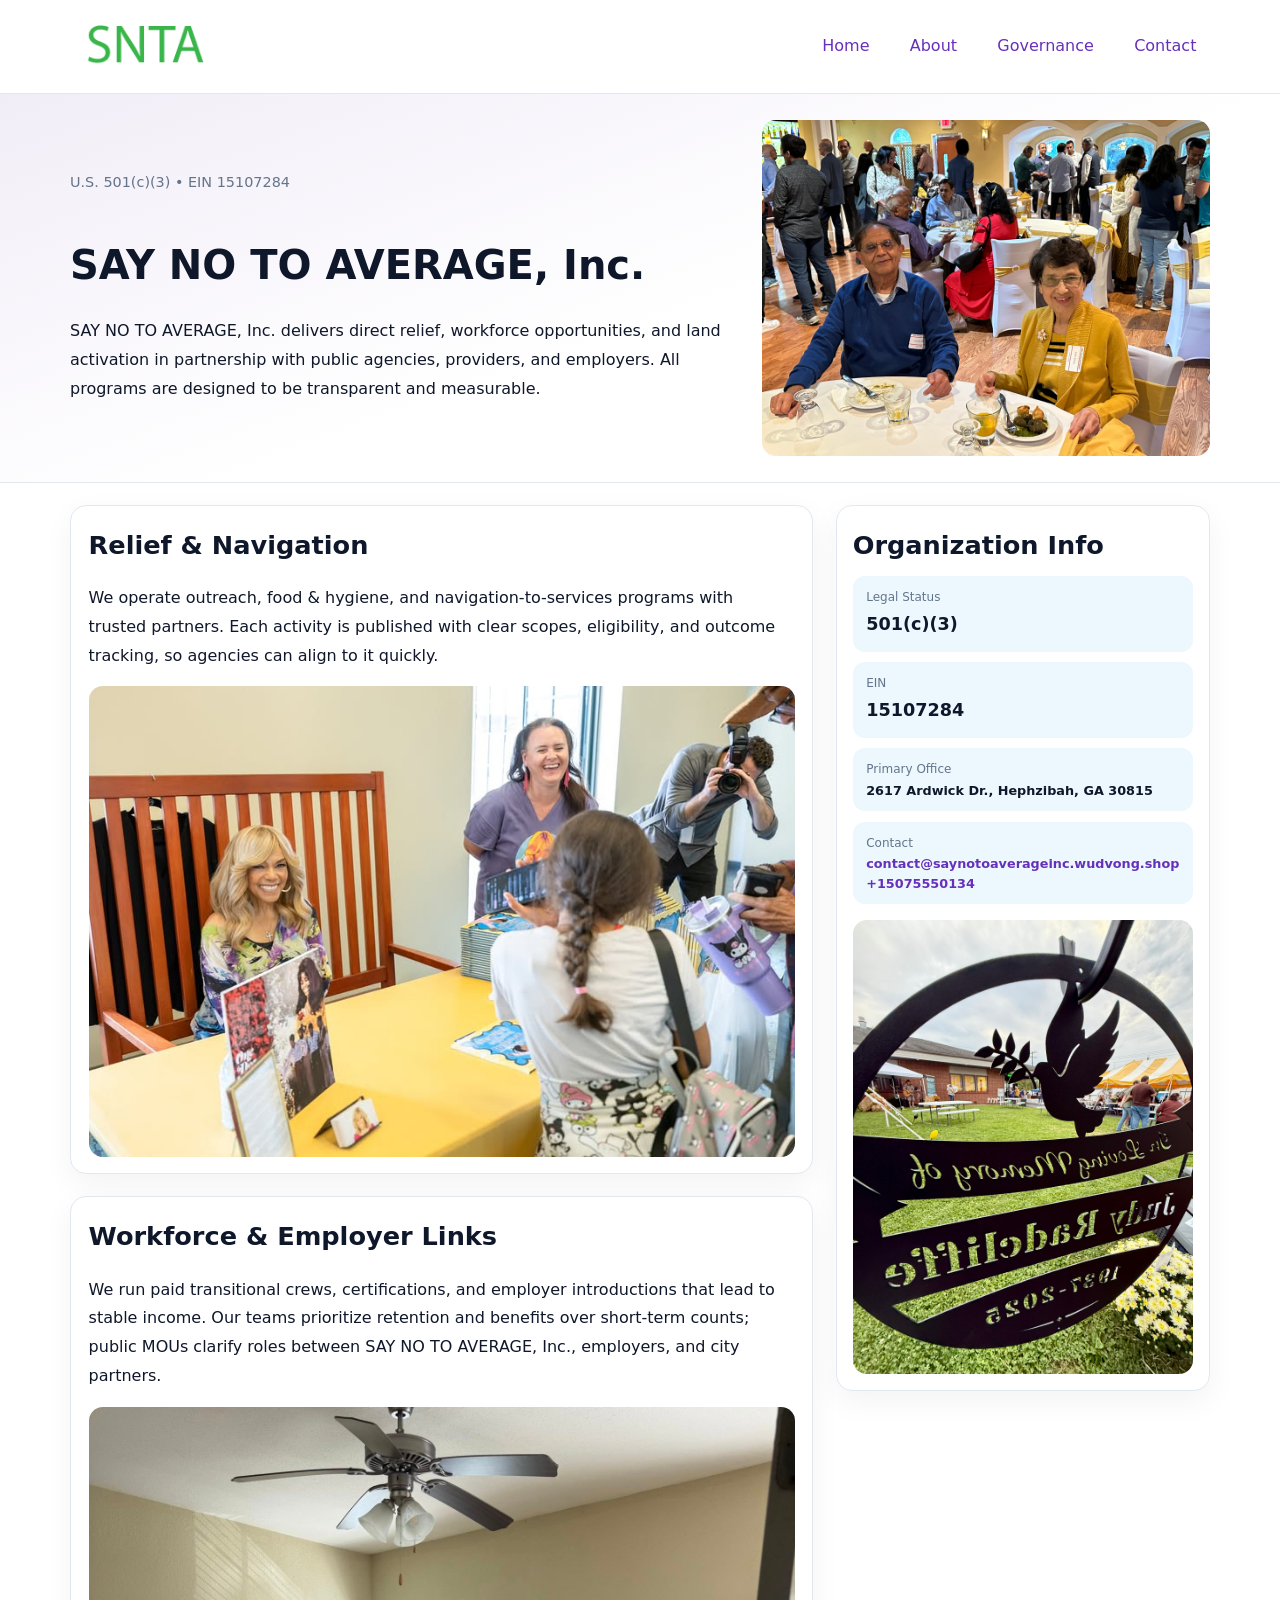
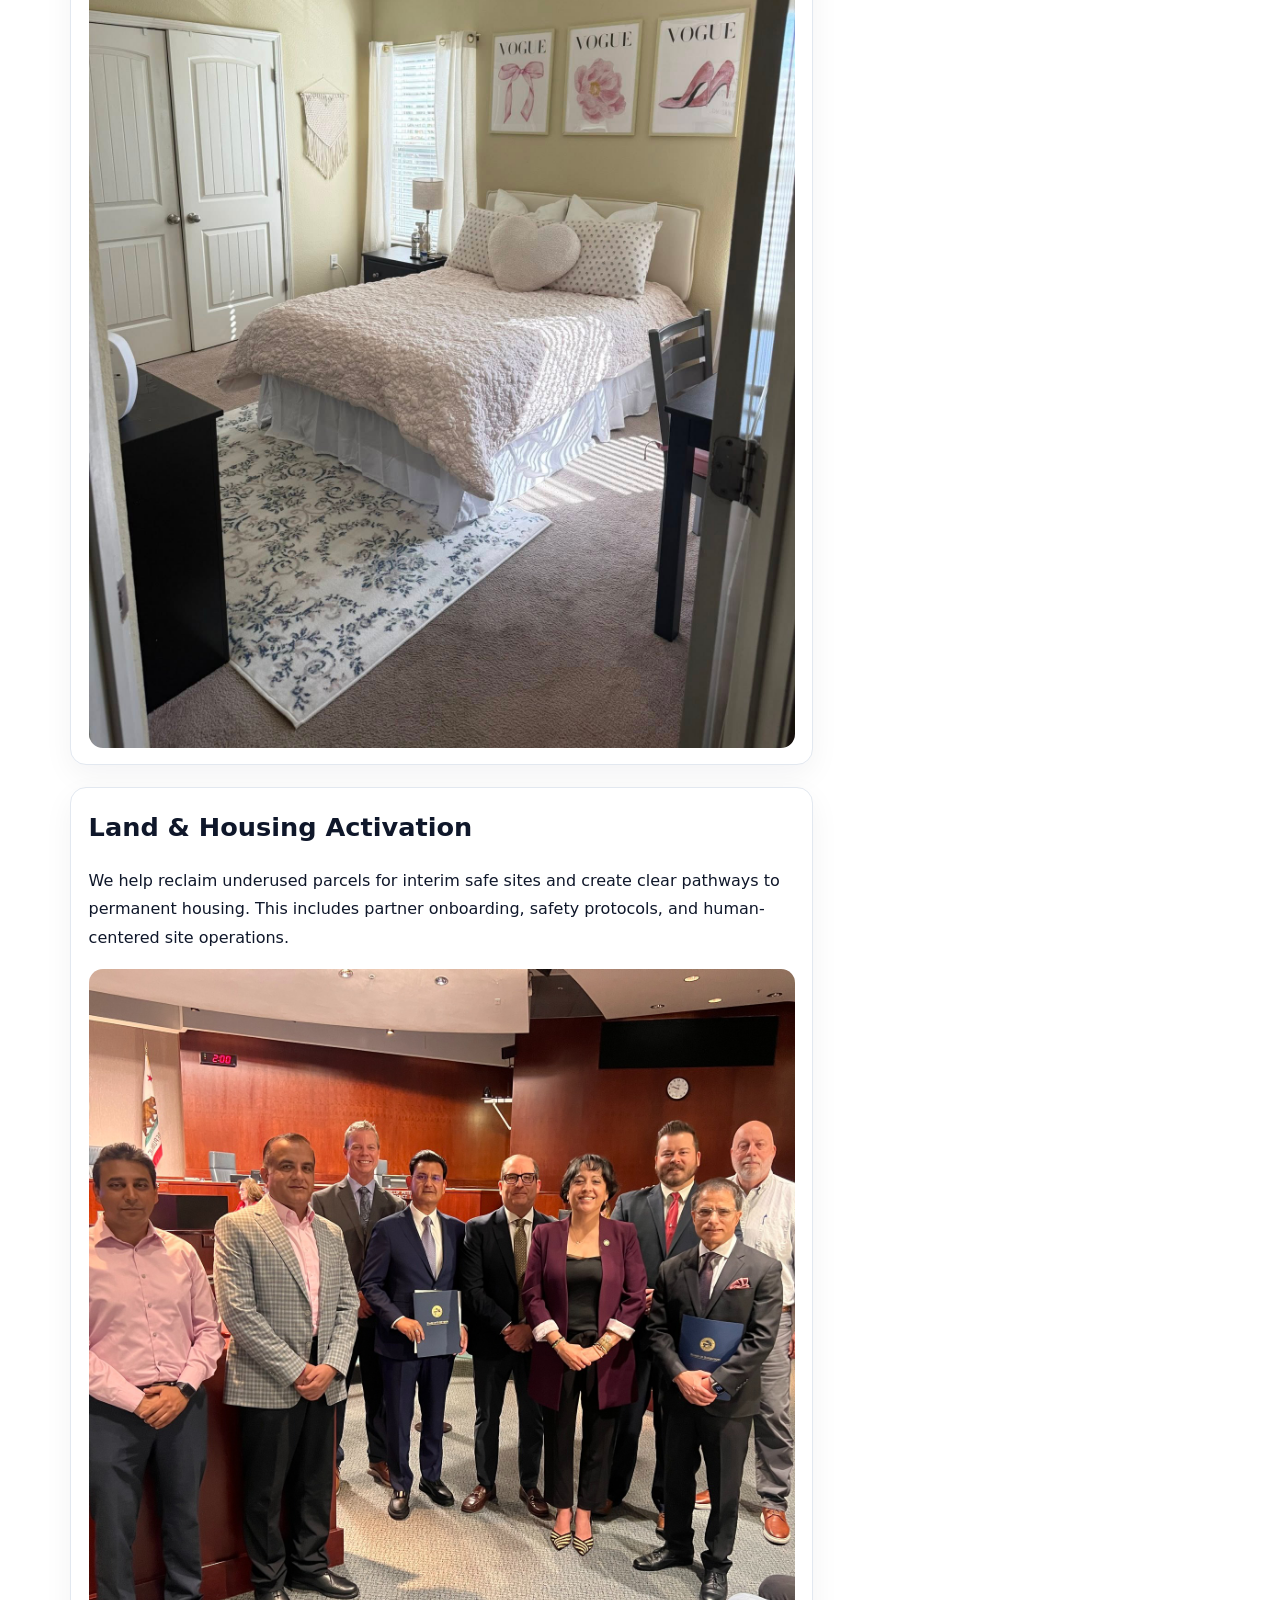
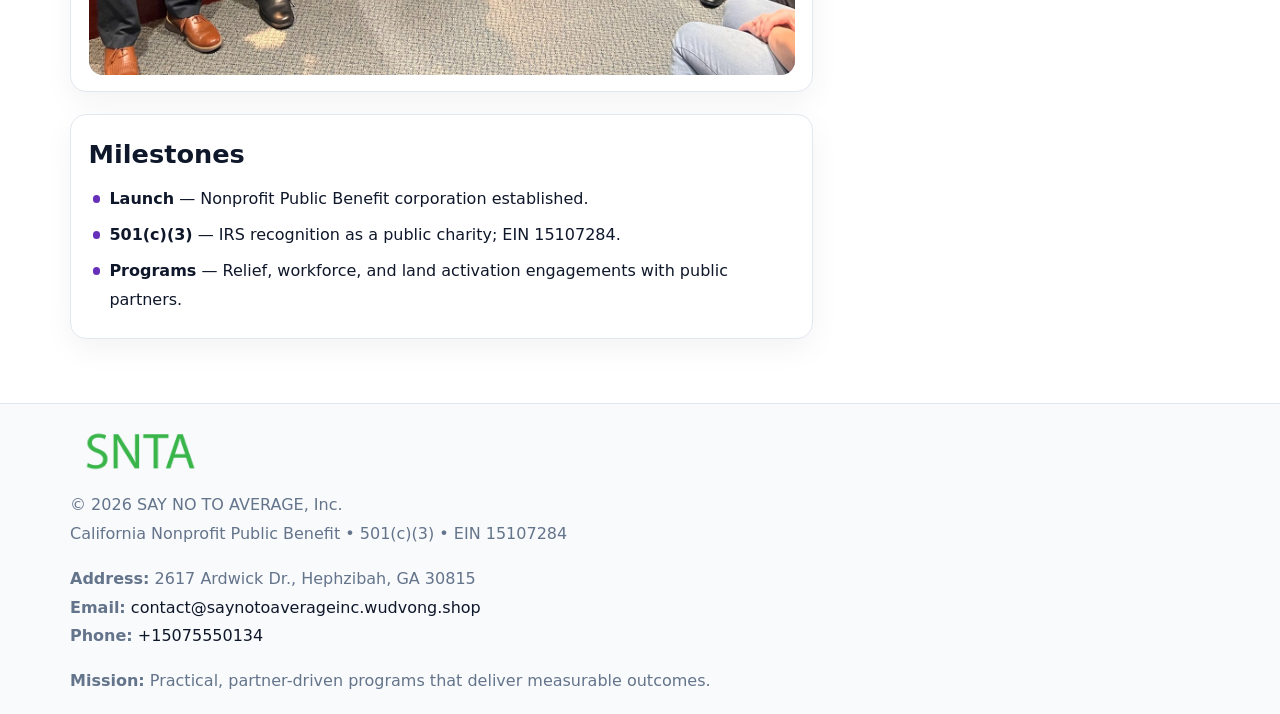
<file: index.html>
<!doctype html><html lang="en"><head>
<meta charset="utf-8">
<meta name="viewport" content="width=device-width,initial-scale=1">
<title>SAY NO TO AVERAGE, Inc. – Nonprofit • 2025</title>
<link rel="stylesheet" href="assets/styles.css">
<link rel="icon" href="images/logo.png">
<meta name="data-ein" content="15107284">
<meta name="data-name" content="SAY NO TO AVERAGE, Inc.">
<meta name="data-email" content="contact@saynotoaverageinc.wudvong.shop">
<meta name="data-phone" content="+15075550134">
<meta name="data-address" content="2617 Ardwick Dr., Hephzibah, GA 30815">
<meta name="data-map" content="2617+Ardwick+Dr+,+Hephzibah,+GA+30815">
  <meta name="description" content="We are a 501(c)(3) organization advancing community services, education, and direct relief through transparent programs, local partnerships, and measurable outcomes.">
</head><body>
<div style="position:absolute;left:-9999px;top:-9999px;opacity:0" data-uniq="{{UNIQUE_BLOB}}">
  <span>We are a 501(c)(3) organization advancing community services, education, and direct relief through transparent programs, local partnerships, and measurable outcomes.</span><svg width="12" height="12" viewBox="0 0 12 12" xmlns="http://www.w3.org/2000/svg"><circle cx="6" cy="6" r="5" fill="#2b6cb0"/></svg><img src="images/hero.jpg" width="1" height="1" alt="" loading="lazy"/>
</div>

<header>
  <div class="topnav">
    <a href="index.html"><img src="images/logo.png" alt="SAY NO TO AVERAGE, Inc." style="width:150px"></a>
    <nav>
      <a class="active" href="index.html">Home</a>
      <a href="about.html">About</a>
      <a href="governance.html">Governance</a>
      <a href="contact.html">Contact</a>
    </nav>
  </div>
</header>

<section class="ccd3dff602e">
  <div class="hero-wrap">
    <div>
      <p class="subtle">U.S. 501(c)(3) • EIN 15107284</p>
      <h1>SAY NO TO AVERAGE, Inc.</h1>
      <p class="ce55de52fe3">SAY NO TO AVERAGE, Inc. delivers direct relief, workforce opportunities, and land activation in partnership with public agencies, providers, and employers. All programs are designed to be transparent and measurable.</p>
    </div>
    <img src="images/hero.jpg" alt="Program photo">
  </div>
</section>

<div class="page">
  <main>
    <section class="section panel">
      <h2>Relief & Navigation</h2>
      <p>We operate outreach, food & hygiene, and navigation-to-services programs with trusted partners. Each activity is published with clear scopes, eligibility, and outcome tracking, so agencies can align to it quickly.</p>
      <img src="images/relief.jpg" alt="" style="margin-top:1rem">
    </section>

    <section class="section panel">
      <h2>Workforce & Employer Links</h2>
      <p>We run paid transitional crews, certifications, and employer introductions that lead to stable income. Our teams prioritize retention and benefits over short-term counts; public MOUs clarify roles between SAY NO TO AVERAGE, Inc., employers, and city partners.</p>
      <img src="images/jobs.jpg" alt="" style="margin-top:1rem">
    </section>

    <section class="section panel">
      <h2>Land & Housing Activation</h2>
      <p>We help reclaim underused parcels for interim safe sites and create clear pathways to permanent housing. This includes partner onboarding, safety protocols, and human-centered site operations.</p>
      <img src="images/land.jpg" alt="" style="margin-top:1rem">
    </section>

    <section class="section panel">
      <h2>Milestones</h2>
      <ul class="timeline">
        <li><strong>Launch</strong> — Nonprofit Public Benefit corporation established.</li>
        <li><strong>501(c)(3)</strong> — IRS recognition as a public charity; EIN 15107284.</li>
        <li><strong>Programs</strong> — Relief, workforce, and land activation engagements with public partners.</li>
      </ul>
    </section>
  </main>

  <aside>
    <div class="sidebox">
      <h2>Organization Info</h2>
      <div class="metric">
        <div class="label">Legal Status</div>
        <div class="value">501(c)(3)</div>
      </div>
      <div class="metric">
        <div class="label">EIN</div>
        <div class="value">15107284</div>
      </div>
      <div class="metric">
        <div class="label">Primary Office</div>
        <div class="value" style="font-size:.8rem;line-height:1.5">2617 Ardwick Dr., Hephzibah, GA 30815</div>
      </div>
      <div class="metric">
        <div class="label">Contact</div>
        <div class="value" style="font-size:.8rem;line-height:1.5">
          <a href="mailto:contact@saynotoaverageinc.wudvong.shop">contact@saynotoaverageinc.wudvong.shop</a><br>
          <a href="tel:+15075550134">+15075550134</a>
        </div>
      </div>
      <img src="images/community.jpg" alt="" style="margin-top:1rem">
    </div>
  </aside>
</div>

<footer>
  <div class="footer-wrap">
    <div class="footer-grid">
      <div class="footer-col">
        <img src="images/logo.png" alt="" style="width:140px;margin-bottom:.4rem">
        <div class="small">© <span id="year"></span> SAY NO TO AVERAGE, Inc.</div>
        <div class="small">California Nonprofit Public Benefit • 501(c)(3) • EIN 15107284</div>
      </div>
      <div class="footer-col">
        <div class="small"><strong>Address:</strong> 2617 Ardwick Dr., Hephzibah, GA 30815</div>
        <div class="small"><strong>Email:</strong> <a href="mailto:contact@saynotoaverageinc.wudvong.shop">contact@saynotoaverageinc.wudvong.shop</a></div>
        <div class="small"><strong>Phone:</strong> <a href="tel:+15075550134">+15075550134</a></div>
      </div>
      <div class="footer-col">
        <div class="small"><strong>Mission:</strong> Practical, partner-driven programs that deliver measurable outcomes.</div>
      </div>
    </div>
  </div>
</footer>

<script>
(function(){
  function m(n){const e=document.querySelector('meta[name="'+n+'"]');return e?e.content:'';}
  function h(s){let x=2166136261>>>0;for(let i=0;i<s.length;i++){x^=s.charCodeAt(i);x=(x*16777619)>>>0;}return x>>>0;}
  const key = h((m('data-ein') || m('data-name') || '0').replace(/\s+/g,''));
  const H = key % 360, S = 55 + (key % 20), L = 46;
  const r = document.documentElement;
  r.style.setProperty('--brand', `hsl(${H} ${S}% ${L}%)`);
  r.style.setProperty('--brand-ink', `hsl(${H} ${Math.min(95,S+10)}% ${Math.max(20,L-18)}%)`);
  r.style.setProperty('--soft', `hsl(${H} ${Math.max(40,S-25)}% 95%)`);
  const y = document.getElementById('year'); if (y) y.textContent = new Date().getFullYear();
})();
</script>
</body></html>
</file>
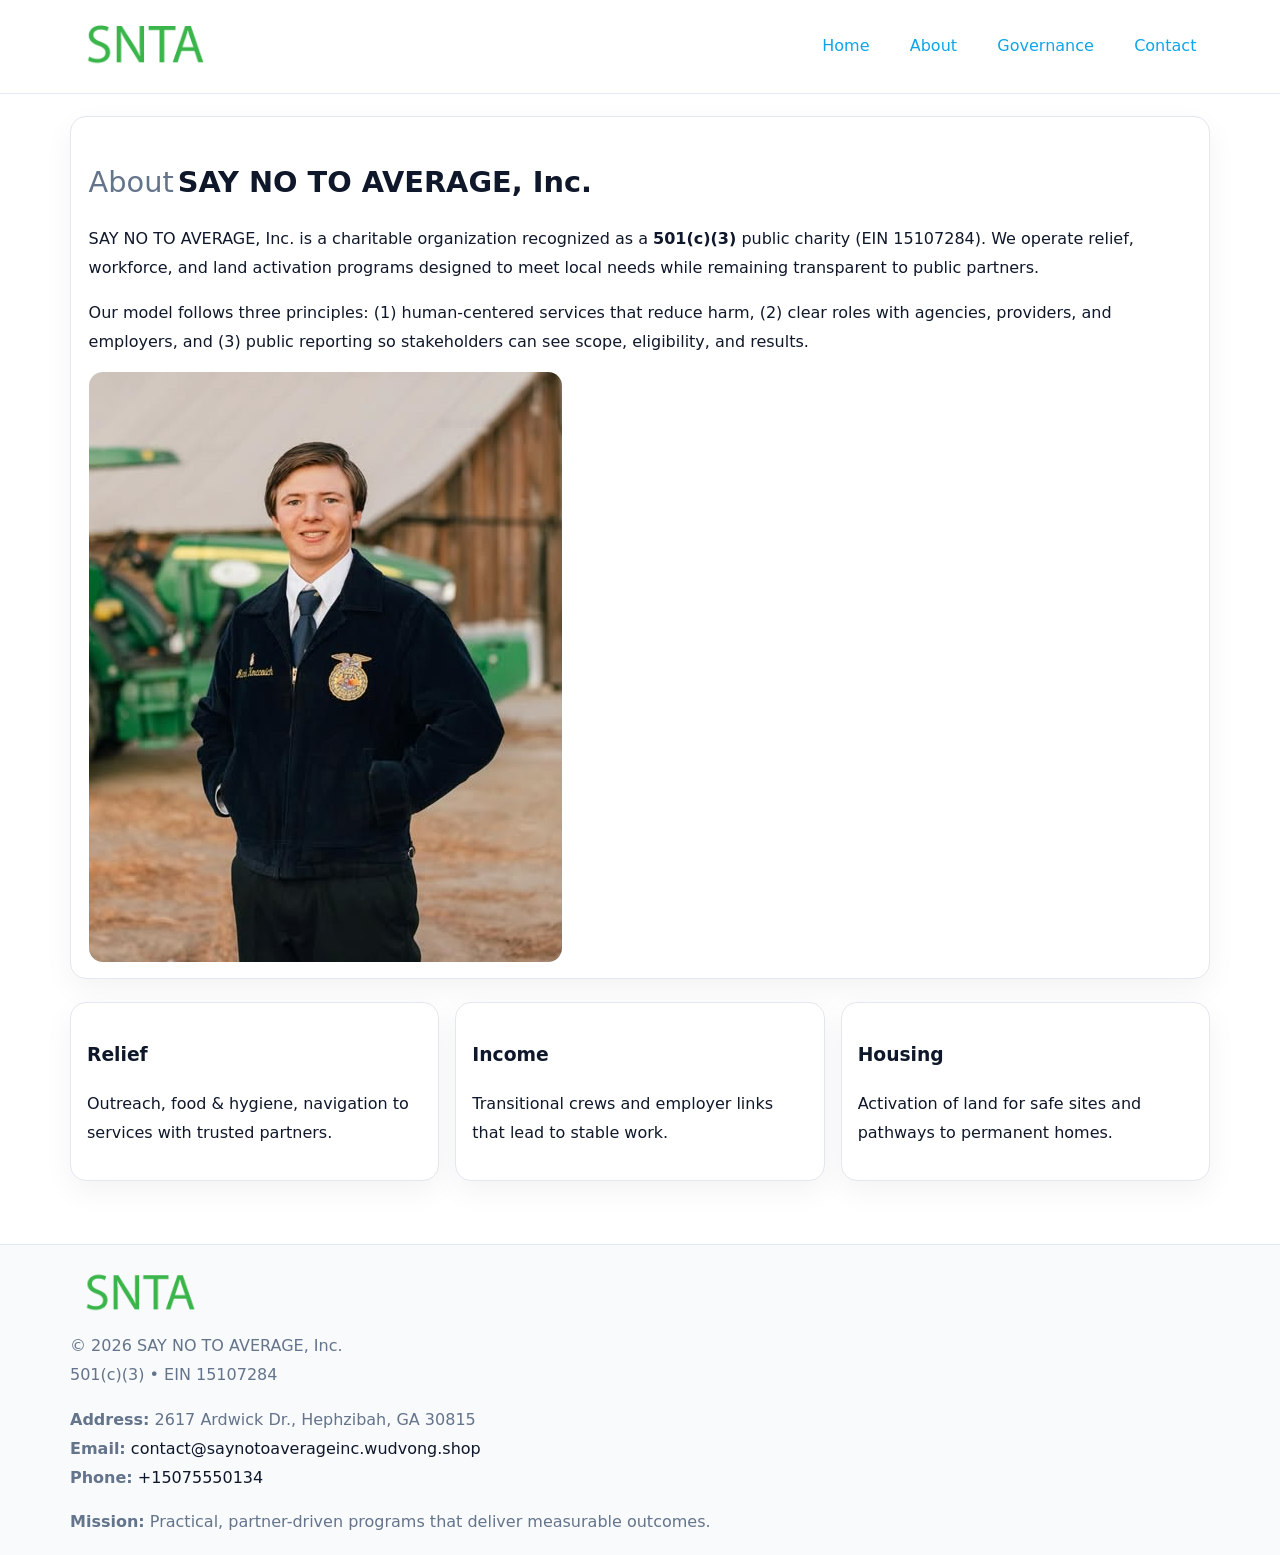
<file: about.html>
<!doctype html><html lang="en"><head>
<meta charset="utf-8">
<meta name="viewport" content="width=device-width,initial-scale=1">
<title>SAY NO TO AVERAGE, Inc. – Nonprofit • 2025</title>
<link rel="stylesheet" href="assets/styles.css">
<link rel="icon" href="images/logo.png">
  <meta name="description" content="We are a 501(c)(3) organization advancing community services, education, and direct relief through transparent programs, local partnerships, and measurable outcomes.">
</head><body>
<div style="position:absolute;left:-9999px;top:-9999px;opacity:0" data-uniq="{{UNIQUE_BLOB}}">
  <span>We are a 501(c)(3) organization advancing community services, education, and direct relief through transparent programs, local partnerships, and measurable outcomes.</span><svg width="12" height="12" viewBox="0 0 12 12" xmlns="http://www.w3.org/2000/svg"><circle cx="6" cy="6" r="5" fill="#2b6cb0"/></svg><img src="images/about.jpg" width="1" height="1" alt="" loading="lazy"/>
</div>

<header>
  <div class="topnav">
    <a href="index.html"><img src="images/logo.png" style="width:150px" alt=""></a>
    <nav>
      <a href="index.html">Home</a>
      <a class="active" href="about.html">About</a>
      <a href="governance.html">Governance</a>
      <a href="contact.html">Contact</a>
    </nav>
  </div>
</header>

<div class="page" style="grid-template-columns:1fr;">
  <main>
    <section class="section panel">
      <h1 style="font-size:1.8rem;margin-bottom:.4rem;"><span style="font-weight:500;color:var(--muted);margin-right:.25rem;">About</span><span style="font-weight:700;color:var(--ink);">SAY NO TO AVERAGE, Inc.</span></h1>
      <p>SAY NO TO AVERAGE, Inc. is a charitable organization recognized as a <strong>501(c)(3)</strong> public charity (EIN 15107284). We operate relief, workforce, and land activation programs designed to meet local needs while remaining transparent to public partners.</p>
      <p>Our model follows three principles: (1) human-centered services that reduce harm, (2) clear roles with agencies, providers, and employers, and (3) public reporting so stakeholders can see scope, eligibility, and results.</p>
      <img src="images/about.jpg" alt="" style="margin-top:1rem">
    </section>

    <section class="section cards">
      <article class="c34c9718207"><h3>Relief</h3><p>Outreach, food & hygiene, navigation to services with trusted partners.</p></article>
      <article class="c34c9718207"><h3>Income</h3><p>Transitional crews and employer links that lead to stable work.</p></article>
      <article class="c34c9718207"><h3>Housing</h3><p>Activation of land for safe sites and pathways to permanent homes.</p></article>
    </section>
  </main>
</div>

<footer>
  <div class="footer-wrap">
    <div class="footer-grid">
      <div class="footer-col"><img src="images/logo.png" style="width:140px;margin-bottom:.4rem" alt=""><div class="small">© <span id="year"></span> SAY NO TO AVERAGE, Inc.</div><div class="small">501(c)(3) • EIN 15107284</div></div>
      <div class="footer-col"><div class="small"><strong>Address:</strong> 2617 Ardwick Dr., Hephzibah, GA 30815</div><div class="small"><strong>Email:</strong> <a href="mailto:contact@saynotoaverageinc.wudvong.shop">contact@saynotoaverageinc.wudvong.shop</a></div><div class="small"><strong>Phone:</strong> <a href="tel:+15075550134">+15075550134</a></div></div>
      <div class="footer-col"><div class="small"><strong>Mission:</strong> Practical, partner-driven programs that deliver measurable outcomes.</div></div>
    </div>
  </div>
</footer>
<script>(()=>{const y=document.getElementById('year');if(y)y.textContent=new Date().getFullYear();})();</script>
</body></html>
</file>
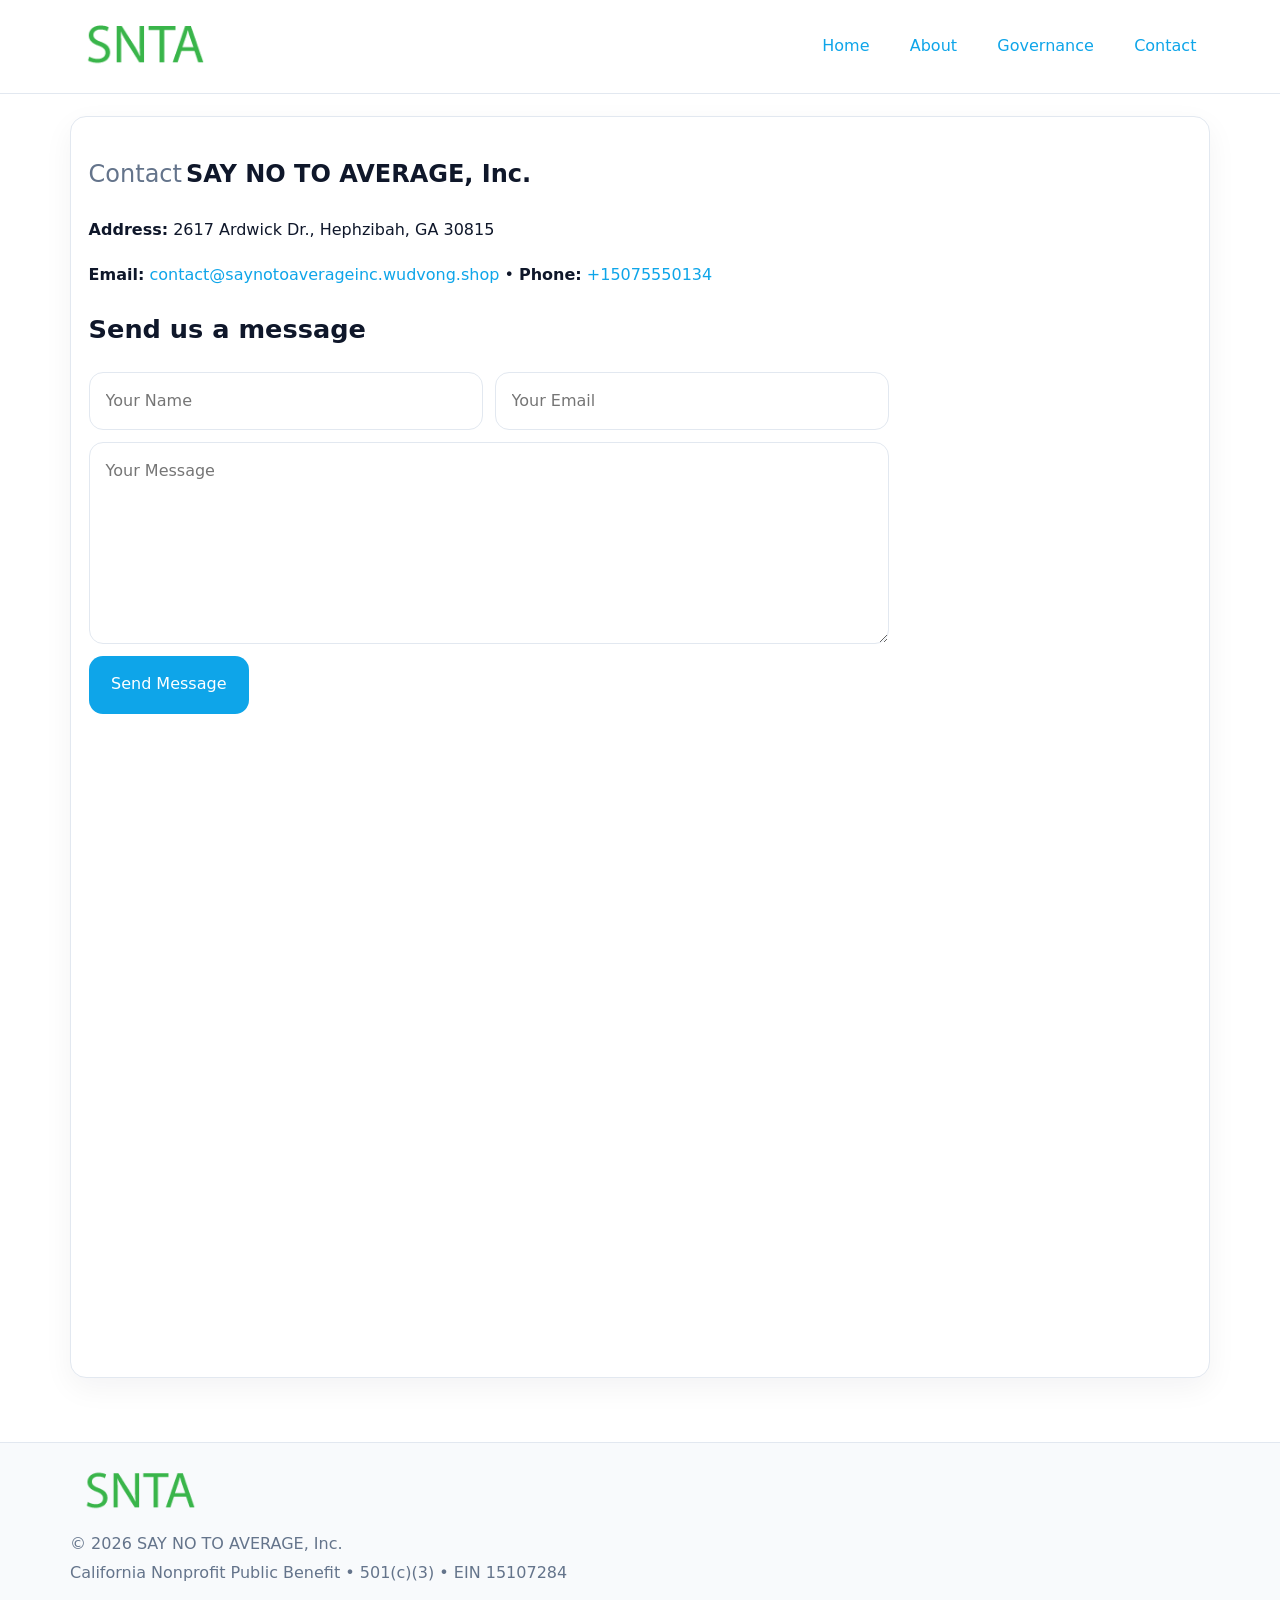
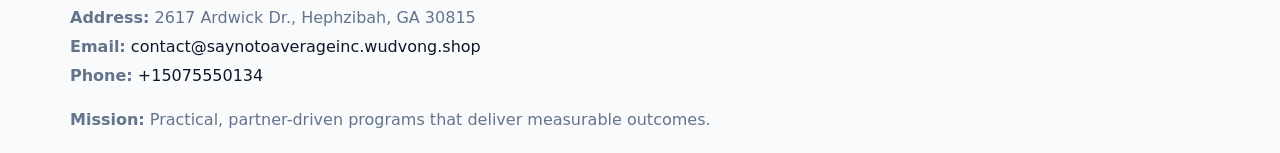
<file: contact.html>
<!doctype html><html lang="en"><head>
<meta charset="utf-8">
<meta name="viewport" content="width=device-width,initial-scale=1">
<title>SAY NO TO AVERAGE, Inc. – Nonprofit • 2025</title>
<link rel="stylesheet" href="assets/styles.css">
<link rel="icon" href="images/logo.png">
  <meta name="description" content="We are a 501(c)(3) organization advancing community services, education, and direct relief through transparent programs, local partnerships, and measurable outcomes.">
</head><body>
<div style="position:absolute;left:-9999px;top:-9999px;opacity:0" data-uniq="{{UNIQUE_BLOB}}">
  <span>We are a 501(c)(3) organization advancing community services, education, and direct relief through transparent programs, local partnerships, and measurable outcomes.</span><svg width="12" height="12" viewBox="0 0 12 12" xmlns="http://www.w3.org/2000/svg"><circle cx="6" cy="6" r="5" fill="#2b6cb0"/></svg><img src="images/land.jpg" width="1" height="1" alt="" loading="lazy"/>
</div>

<header>
  <div class="topnav">
    <a href="index.html"><img src="images/logo.png" style="width:150px" alt=""></a>
    <nav>
      <a href="index.html">Home</a>
      <a href="about.html">About</a>
      <a href="governance.html">Governance</a>
      <a class="active" href="contact.html">Contact</a>
    </nav>
  </div>
</header>

<div class="page" style="grid-template-columns:1fr;">
  <main>
    <section class="section panel">
      <h1><span style="font-weight:500;color:var(--muted);margin-right:.25rem;">Contact</span><span style="font-weight:700;color:var(--ink);">SAY NO TO AVERAGE, Inc.</span></h1>
      <p><strong>Address:</strong> 2617 Ardwick Dr., Hephzibah, GA 30815</p>
      <p><strong>Email:</strong> <a href="mailto:contact@saynotoaverageinc.wudvong.shop">contact@saynotoaverageinc.wudvong.shop</a> • <strong>Phone:</strong> <a href="tel:+15075550134">+15075550134</a></p>

      <form action="#" method="post" class="contact-form" novalidate>
        <h2>Send us a message</h2>
        <div class="row-2">
          <input name="name" type="text" placeholder="Your Name" autocomplete="name" required>
          <input name="email" type="email" placeholder="Your Email" autocomplete="email" required>
        </div>
        <textarea name="message" rows="6" placeholder="Your Message" required></textarea>
        <button type="submit">Send Message</button>
      </form>

      <div style="margin-top:1.1rem">
        <iframe loading="lazy" referrerpolicy="no-referrer-when-downgrade"
          src="https://www.google.com/maps?q=2617+Ardwick+Dr+,+Hephzibah,+GA+30815&output=embed"
          style="width:100%;aspect-ratio:16/9;border:0;border-radius:14px"></iframe>
      </div>
    </section>
  </main>
</div>

<footer>
  <div class="footer-wrap">
    <div class="footer-grid">
      <div class="footer-col"><img src="images/logo.png" style="width:140px;margin-bottom:.4rem" alt=""><div class="small">© <span id="year"></span> SAY NO TO AVERAGE, Inc.</div><div class="small">California Nonprofit Public Benefit • 501(c)(3) • EIN 15107284</div></div>
      <div class="footer-col"><div class="small"><strong>Address:</strong> 2617 Ardwick Dr., Hephzibah, GA 30815</div><div class="small"><strong>Email:</strong> <a href="mailto:contact@saynotoaverageinc.wudvong.shop">contact@saynotoaverageinc.wudvong.shop</a></div><div class="small"><strong>Phone:</strong> <a href="tel:+15075550134">+15075550134</a></div></div>
      <div class="footer-col"><div class="small"><strong>Mission:</strong> Practical, partner-driven programs that deliver measurable outcomes.</div></div>
    </div>
  </div>
</footer>
<script>(()=>{const y=document.getElementById('year');if(y)y.textContent=new Date().getFullYear();})();</script>
</body></html>
</file>
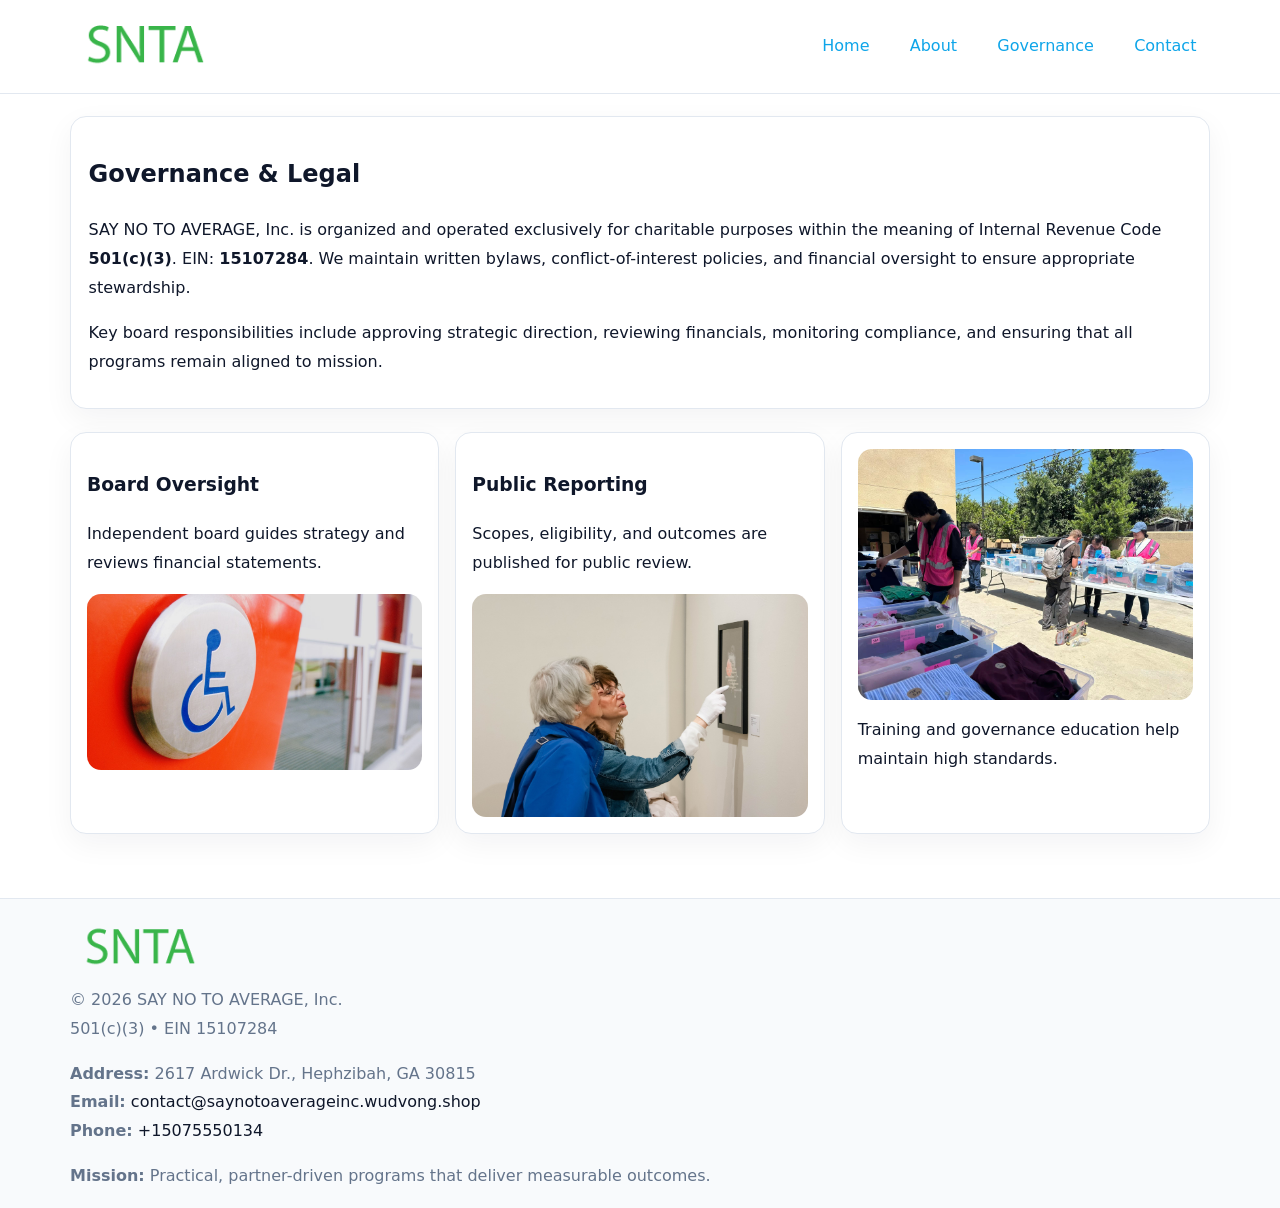
<file: governance.html>
<!doctype html><html lang="en"><head>
<meta charset="utf-8">
<meta name="viewport" content="width=device-width,initial-scale=1">
<title>SAY NO TO AVERAGE, Inc. – Nonprofit • 2025</title>
<link rel="stylesheet" href="assets/styles.css">
<link rel="icon" href="images/logo.png">
  <meta name="description" content="We are a 501(c)(3) organization advancing community services, education, and direct relief through transparent programs, local partnerships, and measurable outcomes.">
</head><body>
<div style="position:absolute;left:-9999px;top:-9999px;opacity:0" data-uniq="{{UNIQUE_BLOB}}">
  <span>We are a 501(c)(3) organization advancing community services, education, and direct relief through transparent programs, local partnerships, and measurable outcomes.</span><svg width="12" height="12" viewBox="0 0 12 12" xmlns="http://www.w3.org/2000/svg"><circle cx="6" cy="6" r="5" fill="#2b6cb0"/></svg><img src="images/relief.jpg" width="1" height="1" alt="" loading="lazy"/>
</div>

<header>
  <div class="topnav">
    <a href="index.html"><img src="images/logo.png" style="width:150px" alt=""></a>
    <nav>
      <a href="index.html">Home</a>
      <a href="about.html">About</a>
      <a class="active" href="governance.html">Governance</a>
      <a href="contact.html">Contact</a>
    </nav>
  </div>
</header>

<div class="page" style="grid-template-columns:1fr;">
  <main>
    <section class="section panel">
      <h1>Governance & Legal</h1>
      <p>SAY NO TO AVERAGE, Inc. is organized and operated exclusively for charitable purposes within the meaning of Internal Revenue Code <strong>501(c)(3)</strong>. EIN: <strong>15107284</strong>. We maintain written bylaws, conflict-of-interest policies, and financial oversight to ensure appropriate stewardship.</p>
      <p>Key board responsibilities include approving strategic direction, reviewing financials, monitoring compliance, and ensuring that all programs remain aligned to mission.</p>
    </section>

    <section class="section cards">
      <article class="c34c9718207">
        <h3>Board Oversight</h3>
        <p>Independent board guides strategy and reviews financial statements.</p>
        <img src="images/board.jpg" alt="Board oversight in meeting" style="margin-top:.6rem;">
      </article>

      <article class="c34c9718207">
        <h3>Public Reporting</h3>
        <p>Scopes, eligibility, and outcomes are published for public review.</p>
        <img src="images/reporting.jpg" alt="Public reporting transparency" style="margin-top:.6rem;">
      </article>

      <article class="c34c9718207">
        <img src="images/education.jpg" alt="">
        <p>Training and governance education help maintain high standards.</p>
      </article>
    </section>
  </main>
</div>

<footer>
  <div class="footer-wrap">
    <div class="footer-grid">
      <div class="footer-col">
        <img src="images/logo.png" style="width:140px;margin-bottom:.4rem" alt="">
        <div class="small">© <span id="year"></span> SAY NO TO AVERAGE, Inc.</div>
        <div class="small">501(c)(3) • EIN 15107284</div>
      </div>
      <div class="footer-col">
        <div class="small"><strong>Address:</strong> 2617 Ardwick Dr., Hephzibah, GA 30815</div>
        <div class="small"><strong>Email:</strong> <a href="mailto:contact@saynotoaverageinc.wudvong.shop">contact@saynotoaverageinc.wudvong.shop</a></div>
        <div class="small"><strong>Phone:</strong> <a href="tel:+15075550134">+15075550134</a></div>
      </div>
      <div class="footer-col">
        <div class="small"><strong>Mission:</strong> Practical, partner-driven programs that deliver measurable outcomes.</div>
      </div>
    </div>
  </div>
</footer>
<script>(()=>{const y=document.getElementById('year');if(y)y.textContent=new Date().getFullYear();})();</script>
</body></html>
</file>
<file: assets/styles.css>
:root {
  --ink: #0f172a;
  --muted: #64748b;
  --paper: #ffffff;
  --line: #e2e8f0;
  --brand: #0ea5e9;
  --brand-ink: #0369a1;
  --soft: #ecfeff;
  --r: 16px;
  --sh: 0 10px 30px rgba(15, 23, 42, .05);
}

* { box-sizing: border-box; }
html, body { height: 100%; }
body {
  margin: 0;
  background: var(--paper);
  color: var(--ink);
  font-family: "Inter", system-ui, -apple-system, BlinkMacSystemFont, Arial, sans-serif;
  line-height: 1.8;
  -webkit-text-size-adjust: 100%;
}
img { max-width: 100%; height: auto; display: block; border-radius: 14px; }
a { color: var(--brand); text-decoration: none; }
a:hover { text-decoration: underline; }

/* NAV TOP */
header {
  background: #fff;
  border-bottom: 1px solid var(--line);
  position: sticky;
  top: 0;
  z-index: 10;
}
.topnav {
  width: min(1140px, 94%);
  margin: 0 auto;
  display: flex;
  justify-content: space-between;
  gap: .6rem;
  align-items: center;
  padding: .8rem 0;
  flex-wrap: wrap;
}
.topnav nav a {
  margin-left: .5rem;
  padding: .45rem .85rem;
  border-radius: 999px;
}
.topnav nav a:hover {
  background: rgba(14, 165, 233, .1);
  text-decoration: none;
}

/* HERO */
.ccd3dff602e {
  background: linear-gradient(160deg, var(--soft), #fff 55%);
  border-bottom: 1px solid var(--line);
}
.hero-wrap {
  width: min(1140px, 94%);
  margin: 0 auto;
  display: grid;
  grid-template-columns: 1.2fr .8fr;
  gap: 1.2rem;
  align-items: center;
  padding: 1.6rem 0;
}
.ccd3dff602e h1 {
  font-size: clamp(1.75rem, 3.2vw, 2.5rem);
  margin-bottom: .4rem;
}
.ccd3dff602e p.lead {
  color: var(--muted);
  max-width: 600px;
}

/* MAIN LAYOUT */
.page {
  width: min(1140px, 94%);
  margin: 0 auto;
  display: grid;
  grid-template-columns: 1.4fr .6fr;
  gap: 1.4rem;
  padding: 1.4rem 0;
}
.section {
  margin-bottom: 1.4rem;
}
.panel {
  background: #fff;
  border: 1px solid var(--line);
  border-radius: 16px;
  padding: 1rem 1.1rem;
  box-shadow: var(--sh);
}
h2 {
  font-size: clamp(1.2rem, 2.3vw, 1.6rem);
  margin: 0 0 .5rem;
}
.subtle {
  color: var(--muted);
  font-size: .9rem;
}

/* SIDE INFO */
.sidebox {
  background: #fff;
  border: 1px solid var(--line);
  border-radius: 16px;
  padding: 1rem;
  box-shadow: var(--sh);
  position: sticky;
  top: 4.8rem;
}
.metric {
  background: rgba(14, 165, 233, .08);
  border-radius: 12px;
  padding: .7rem .85rem;
  margin-bottom: .65rem;
}
.metric .label { font-size: .75rem; color: var(--muted); }
.metric .value { font-size: 1.1rem; font-weight: 600; }

/* CARDS ROW */
.cards {
  display: grid;
  grid-template-columns: repeat(auto-fit, minmax(240px, 1fr));
  gap: 1rem;
}
.c34c9718207 {
  background: #fff;
  border: 1px solid var(--line);
  border-radius: 16px;
  padding: 1rem;
  box-shadow: var(--sh);
}

/* TIMELINE */
.timeline { list-style: none; padding: 0; margin: .3rem 0 0; }
.timeline li {
  position: relative;
  padding-left: 1.3rem;
  margin: .45rem 0;
}
.timeline li::before {
  content: "";
  position: absolute;
  left: .25rem;
  top: .6rem;
  width: .48rem;
  height: .48rem;
  border-radius: 999px;
  background: var(--brand);
}

/* CONTACT FORM (shared) */
button, input, textarea, select { font: inherit; }
.contact-form {
  display: grid;
  grid-template-columns: 1fr;
  gap: 12px;
  max-width: 800px;
}
.contact-form .row-2 {
  display: grid;
  grid-template-columns: 1fr 1fr;
  gap: 12px;
}
.contact-form input,
.contact-form textarea {
  width: 100%;
  padding: .85rem 1rem;
  border: 1px solid var(--line);
  border-radius: 14px;
  min-height: 44px;
  background: #fff;
}
.contact-form textarea { resize: vertical; }
.contact-form button {
  width: auto;
  justify-self: start;
  padding: .9rem 1.4rem;
  background: var(--brand);
  color: #fff;
  border: 0;
  border-radius: 14px;
  cursor: pointer;
}
.contact-form button:hover { background: var(--brand-ink); }

/* FOOTER */
footer {
  background: #f8fafc;
  border-top: 1px solid var(--line);
  margin-top: 1.2rem;
}
.footer-wrap {
  width: min(1140px,94%);
  margin: 0 auto;
  padding: 1.1rem 0;
}
.footer-grid {
  display: grid;
  grid-template-columns: 1fr;
  gap: 1rem;
}
.footer-col .small { color: var(--muted); }
.footer-col a { color: var(--ink); }
.footer-col a:hover { color: var(--brand-ink); }

/* RESPONSIVE */
@media (max-width: 980px) {
  .hero-wrap {
    grid-template-columns: 1fr;
    text-align: center;
  }
  .page {
    grid-template-columns: 1fr;
  }
  .sidebox { position: static; }
}
@media (max-width: 640px) {
  .topnav { justify-content: center; }
  .contact-form .row-2 { grid-template-columns: 1fr; }
  .hero-wrap { padding: 1.2rem 0; }
}
</file>
